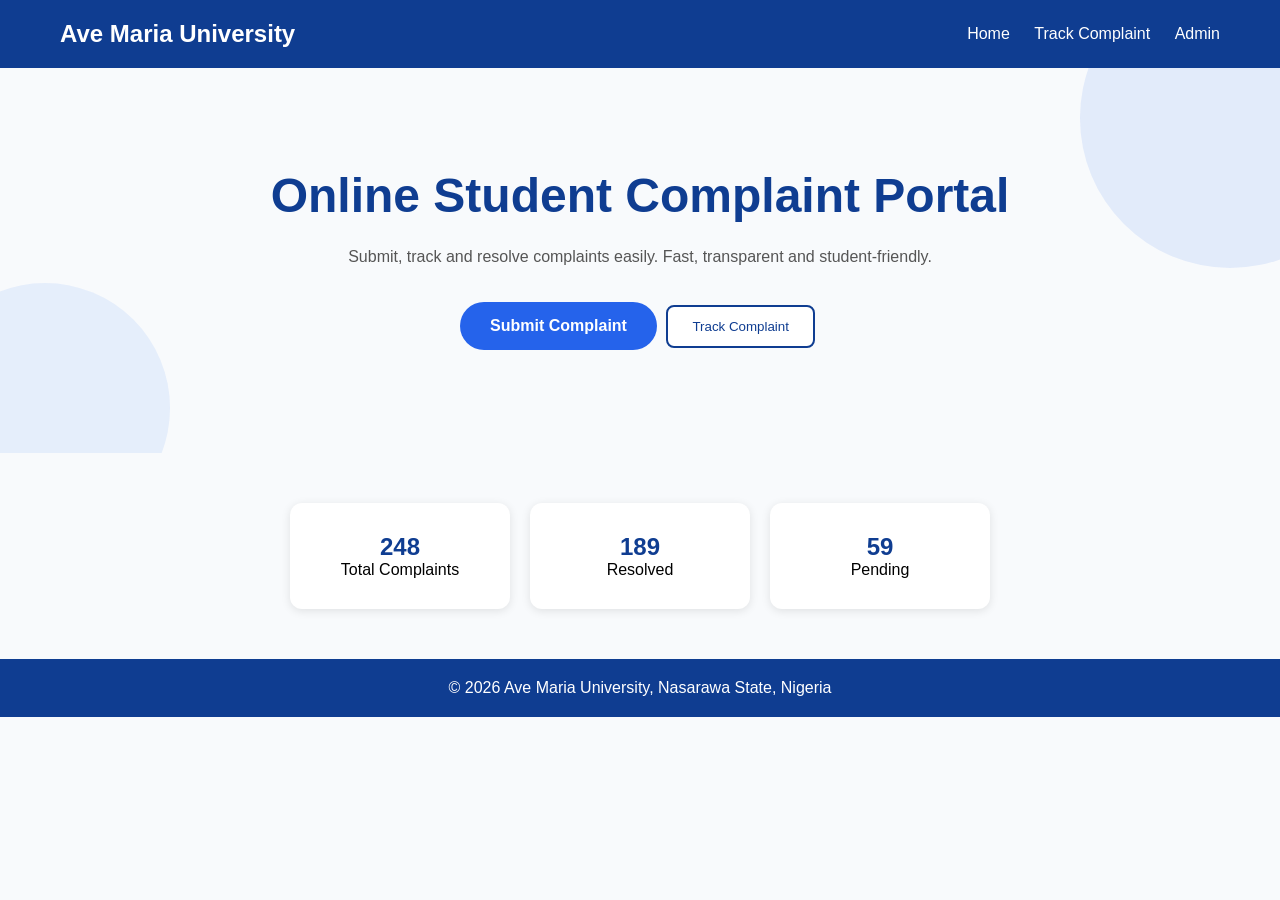
<file: index.html>
<!DOCTYPE html>
<html lang="en">
<head>
    <meta charset="UTF-8">
    <meta name="viewport" content="width=device-width, initial-scale=1.0">
    <title>Ave Maria University Complaint Portal</title>

    <link rel="stylesheet" href="style.css">
</head>
<body>

<header>
    <div class="logo">
        <h2>Ave Maria University</h2>
    </div>

    <nav>
        <a href="#">Home</a>
        <a href="track.html">Track Complaint</a>
        <a href="admin.html">Admin</a>
    </nav>
</header>

<section class="hero">
    <h1>Online Student Complaint Portal</h1>

    <p>
        Submit, track and resolve complaints easily.
        Fast, transparent and student-friendly.
    </p>

    <div class="buttons">
        <a href="complaint.html" class="primary-btn">
    Submit Complaint
</a>
        <button id="trackBtn">Track Complaint</button>
    </div>
</section>

<section class="stats">
    <div class="card">
        <h2>248</h2>
        <p>Total Complaints</p>
    </div>

    <div class="card">
        <h2>189</h2>
        <p>Resolved</p>
    </div>

    <div class="card">
        <h2>59</h2>
        <p>Pending</p>
    </div>
</section>

<footer>
    <p>
        © 2026 Ave Maria University,
        Nasarawa State, Nigeria
    </p>
</footer>

<script src="script.js"></script>

</body>
</html>
</file>
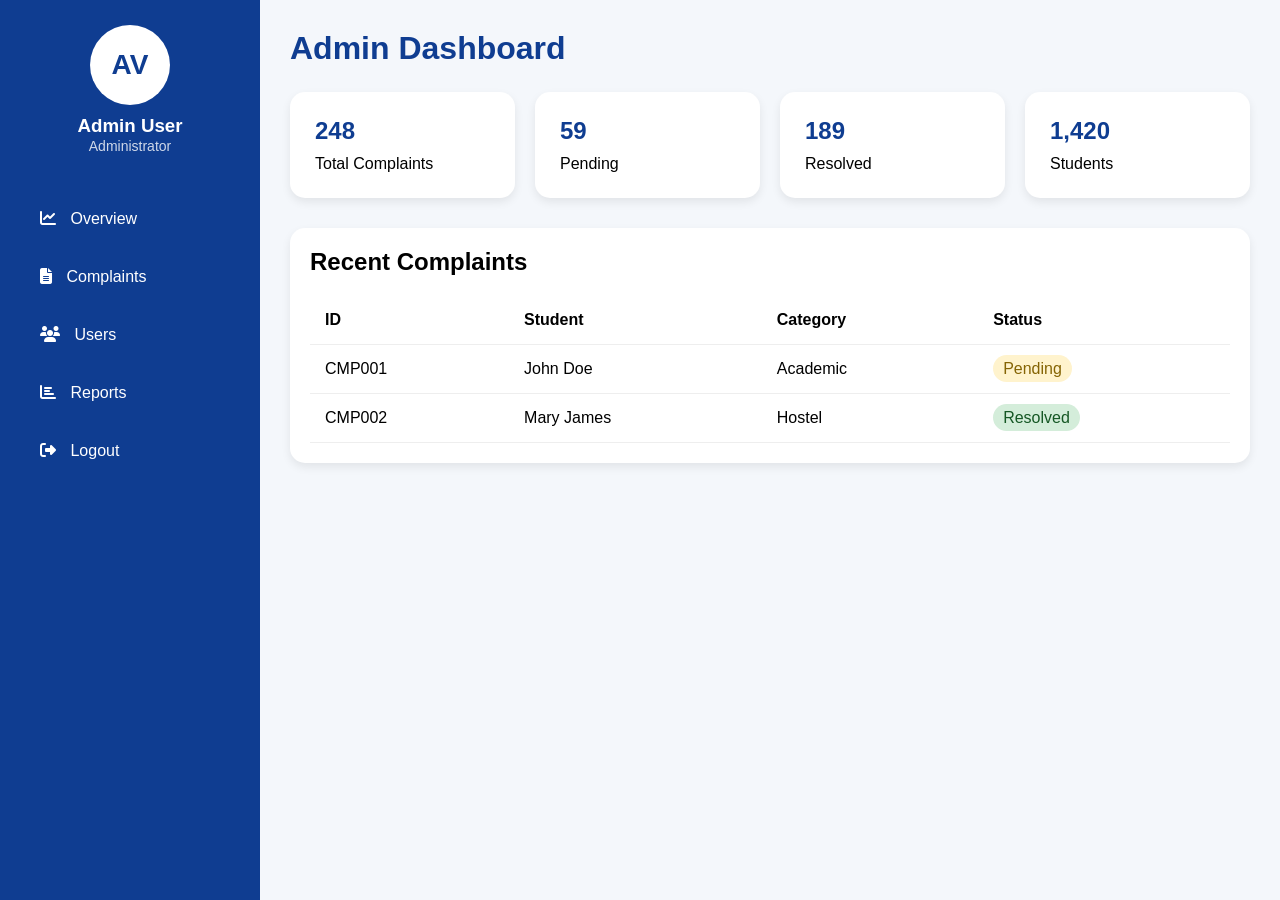
<file: admin.html>
<!DOCTYPE html>
<html lang="en">
<head>
<meta charset="UTF-8">
<meta name="viewport" content="width=device-width, initial-scale=1.0">
<title>Admin Dashboard</title>

<link rel="stylesheet" href="Admin.css">

<link rel="stylesheet"
href="https://cdnjs.cloudflare.com/ajax/libs/font-awesome/6.5.1/css/all.min.css">
</head>
<body>

<div class="dashboard">

    <!-- Sidebar -->
    <aside class="sidebar">

        <div class="profile">

            <div class="avatar">
                AV
            </div>

            <h3>Admin User</h3>
            <span>Administrator</span>

        </div>

     
  <ul class="menu">

    <li onclick="window.location.href='admin.html'">
        <i class="fas fa-chart-line"></i>
        Overview
    </li>

    <li onclick="window.location.href='complaints.html'">
        <i class="fas fa-file-alt"></i>
        Complaints
    </li>

    <li onclick="window.location.href='Users.html'">
        <i class="fas fa-users"></i>
        Users
    </li>

    <li onclick="window.location.href='reports.html'">
        <i class="fas fa-chart-bar"></i>
        Reports
    </li>

    <li id="logoutBtn">
        <i class="fas fa-sign-out-alt"></i>
        Logout
    </li>

</ul>

    </aside>

    <!-- Main Content -->
    <main class="content">

        <h1>Admin Dashboard</h1>

        <div class="cards">

            <div class="card">
                <h2>248</h2>
                <p>Total Complaints</p>
            </div>

            <div class="card">
                <h2>59</h2>
                <p>Pending</p>
            </div>

            <div class="card">
                <h2>189</h2>
                <p>Resolved</p>
            </div>

            <div class="card">
                <h2>1,420</h2>
                <p>Students</p>
            </div>

        </div>

        <div class="table-container">

            <h2>Recent Complaints</h2>

            <table>

                <thead>
                    <tr>
                        <th>ID</th>
                        <th>Student</th>
                        <th>Category</th>
                        <th>Status</th>
                    </tr>
                </thead>

                <tbody>

                    <tr>
                        <td>CMP001</td>
                        <td>John Doe</td>
                        <td>Academic</td>
                        <td>
                            <span class="pending">
                                Pending
                            </span>
                        </td>
                    </tr>

                    <tr>
                        <td>CMP002</td>
                        <td>Mary James</td>
                        <td>Hostel</td>
                        <td>
                            <span class="resolved">
                                Resolved
                            </span>
                        </td>
                    </tr>

                </tbody>

            </table>

        </div>

    </main>

</div>

<script src="Admin.js"></script>

</body>
</html>
</file>
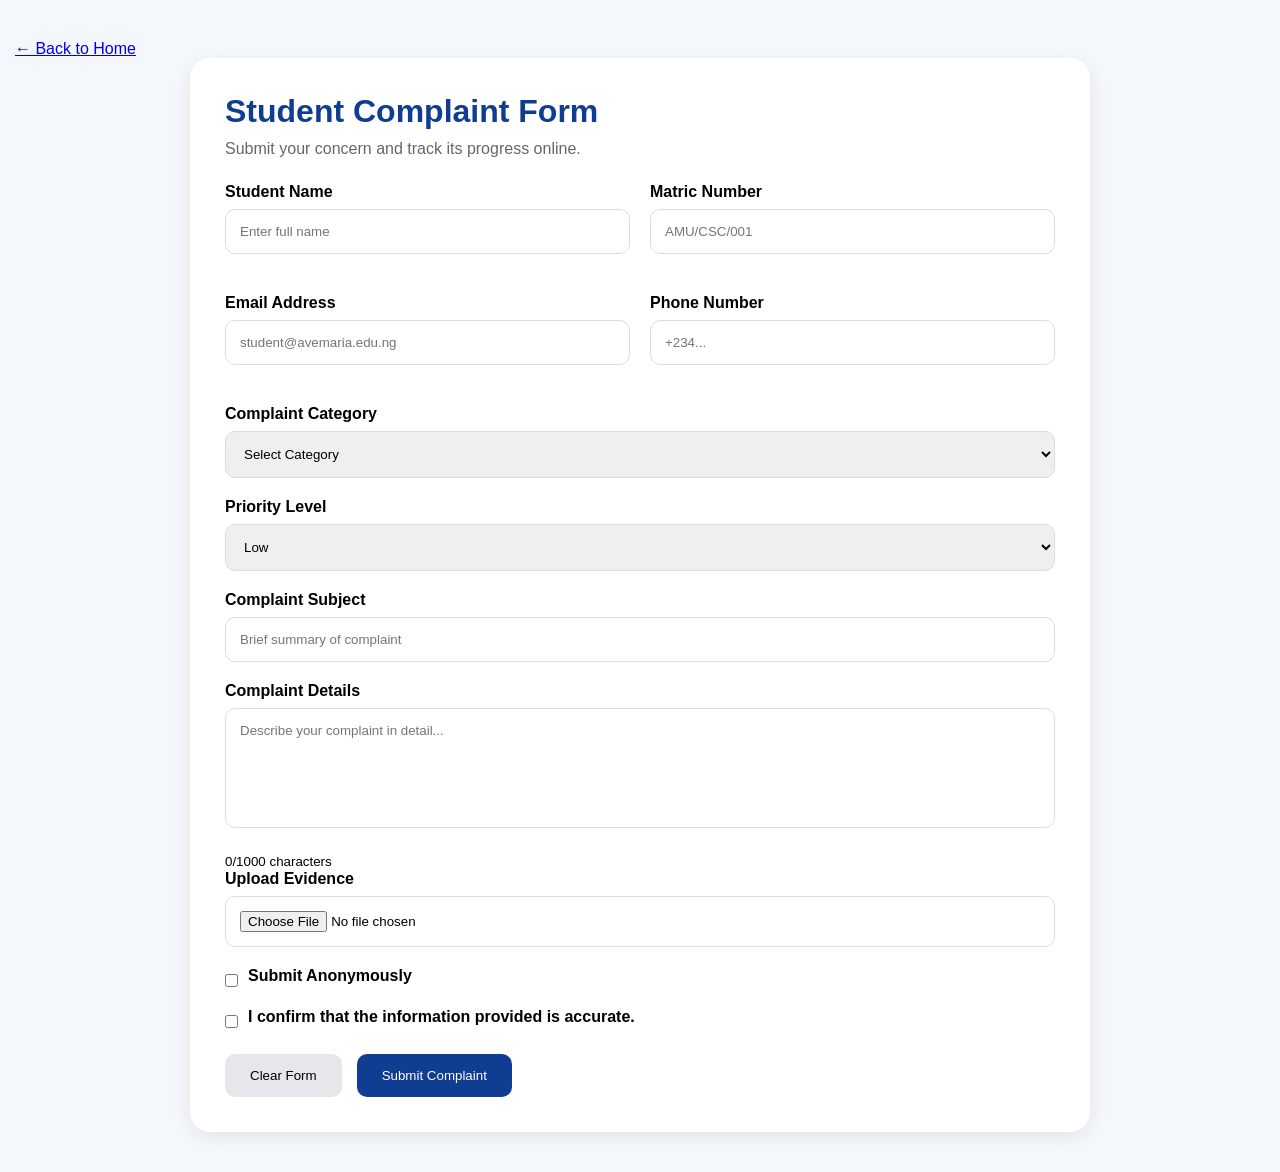
<file: complaint.html>
<!DOCTYPE html>
<html lang="en">
<head>
<meta charset="UTF-8">
<meta name="viewport" content="width=device-width, initial-scale=1.0">
<title>Submit Complaint</title>

<link rel="stylesheet" href="compliant.css">
</head>
<body>
    <a href="index.html" class="back-btn">
    ← Back to Home
</a>

<div class="container">

    <div class="form-card">

        <h1>Student Complaint Form</h1>
        <p>Submit your concern and track its progress online.</p>

        <form id="complaintForm">

            <div class="grid">

                <div>
                    <label>Student Name</label>
                    <input type="text" placeholder="Enter full name" required>
                </div>

                <div>
                    <label>Matric Number</label>
                    <input type="text" placeholder="AMU/CSC/001" required>
                </div>

            </div>

            <div class="grid">

                <div>
                    <label>Email Address</label>
                    <input type="email" placeholder="student@avemaria.edu.ng" required>
                </div>

                <div>
                    <label>Phone Number</label>
                    <input type="tel" placeholder="+234..." required>
                </div>

            </div>

            <label>Complaint Category</label>

            <select required>
                <option value="">Select Category</option>
                <option>Academic Issues</option>
                <option>Examination Issues</option>
                <option>Hostel Accommodation</option>
                <option>Financial / Fees</option>
                <option>Library</option>
                <option>ICT Services</option>
                <option>Security</option>
                <option>Student Affairs</option>
                <option>Health Services</option>
                <option>Others</option>
            </select>

            <label>Priority Level</label>

            <select required>
                <option>Low</option>
                <option>Medium</option>
                <option>High</option>
                <option>Urgent</option>
            </select>

            <label>Complaint Subject</label>

            <input type="text"
                   placeholder="Brief summary of complaint"
                   required>

            <label>Complaint Details</label>

            <textarea
            id="details"
            rows="6"
            maxlength="1000"
            placeholder="Describe your complaint in detail..."
            required></textarea>

            <small>
                <span id="counter">0</span>/1000 characters
            </small>

            <label>Upload Evidence</label>

            <input type="file">

            <div class="checkbox-area">

                <input type="checkbox" id="anonymous">

                <label for="anonymous">
                    Submit Anonymously
                </label>

            </div>

            <div class="checkbox-area">

                <input type="checkbox" required>

                <label>
                    I confirm that the information provided is accurate.
                </label>

            </div>

            <div class="buttons">

                <button type="reset" class="secondary">
                    Clear Form
                </button>

                <button type="submit" class="primary">
                    Submit Complaint
                </button>

            </div>

        </form>

        <div id="successMessage">
            Complaint Submitted Successfully ✓
        </div>

    </div>

</div>

<script src="compliant.js"></script>

</body>
</html>
</file>
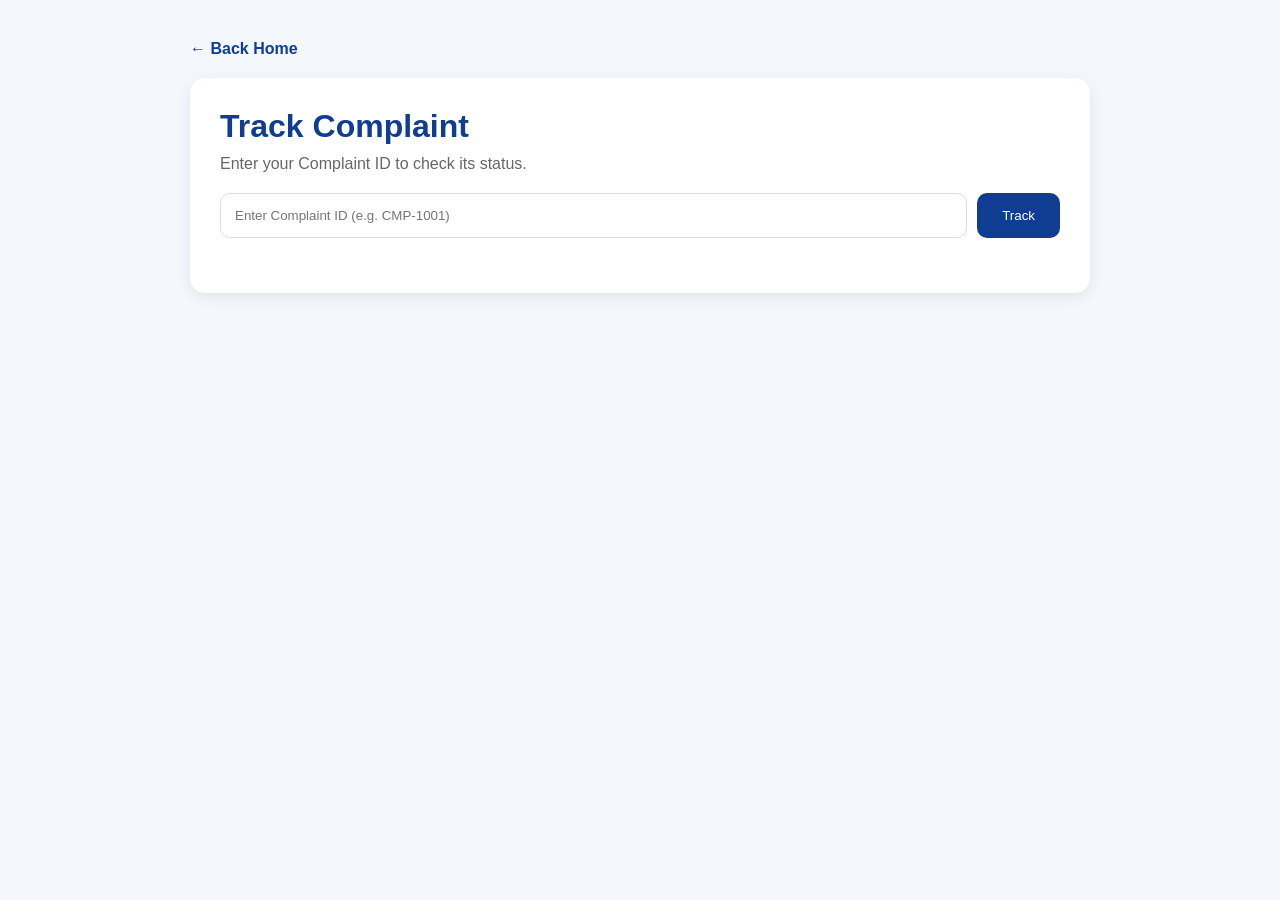
<file: track.html>
<!DOCTYPE html>
<html lang="en">
<head>
<meta charset="UTF-8">
<meta name="viewport" content="width=device-width, initial-scale=1.0">
<title>Track Complaint</title>

<link rel="stylesheet" href="track.css">
</head>
<body>

<div class="container">

    <a href="index.html" class="back-btn">
        ← Back Home
    </a>

    <div class="card">

        <h1>Track Complaint</h1>

        <p>Enter your Complaint ID to check its status.</p>

        <div class="search-box">

            <input
                type="text"
                id="complaintID"
                placeholder="Enter Complaint ID (e.g. CMP-1001)"
            >

            <button onclick="trackComplaint()">
                Track
            </button>

        </div>

        <div id="result" class="hidden">

            <div class="info-box">
                <h3 id="subject">
                    Hostel Water Supply Issue
                </h3>

                <p>
                    Category:
                    <span id="category">
                        Accommodation
                    </span>
                </p>

                <p>
                    Complaint ID:
                    <span id="displayID">
                        CMP-1001
                    </span>
                </p>

                <span id="statusBadge" class="status pending">
                    Pending
                </span>
            </div>

            <div class="timeline">

                <div class="step completed">
                    Complaint Submitted
                </div>

                <div class="step completed">
                    Assigned to Department
                </div>

                <div class="step active">
                    Under Review
                </div>

                <div class="step">
                    Resolved
                </div>

            </div>

        </div>

    </div>

</div>

<script src="track.js"></script>

</body>
</html>
</file>
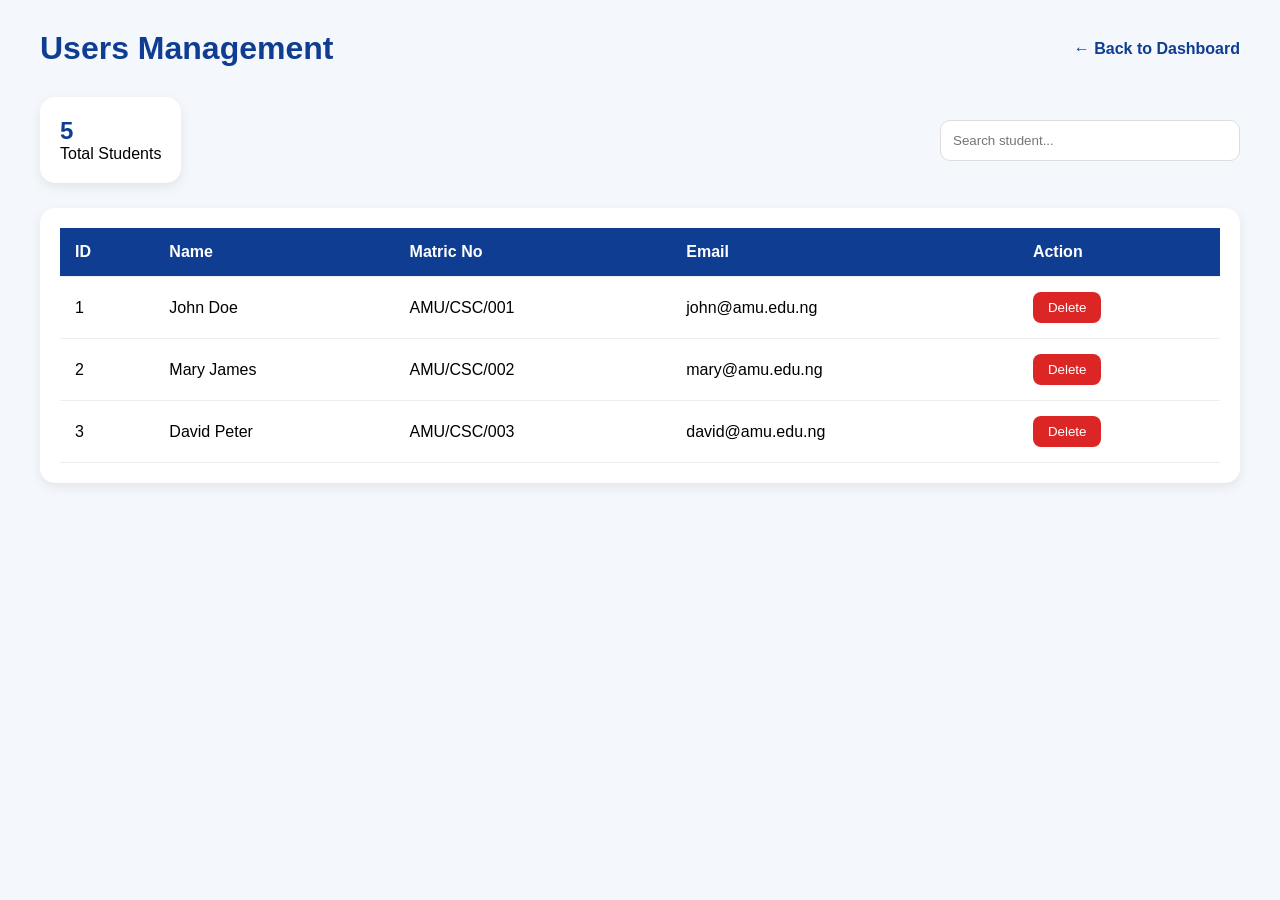
<file: Users.html>
<!DOCTYPE html>
<html lang="en">
<head>
<meta charset="UTF-8">
<meta name="viewport" content="width=device-width, initial-scale=1.0">
<title>Users Management</title>

<link rel="stylesheet" href="Users.css">

<link rel="stylesheet"
href="https://cdnjs.cloudflare.com/ajax/libs/font-awesome/6.5.1/css/all.min.css">
</head>
<body>

<div class="container">

    <header>

        <h1>Users Management</h1>

        <a href="admin.html" class="back-btn">
            ← Back to Dashboard
        </a>

    </header>

    <div class="top-section">

        <div class="user-count">
            <h2 id="totalUsers">5</h2>
            <p>Total Students</p>
        </div>

        <div class="search-box">
            <input
                type="text"
                id="searchInput"
                placeholder="Search student..."
            >
        </div>

    </div>

    <div class="table-container">

        <table id="userTable">

            <thead>
                <tr>
                    <th>ID</th>
                    <th>Name</th>
                    <th>Matric No</th>
                    <th>Email</th>
                    <th>Action</th>
                </tr>
            </thead>

            <tbody>

                <tr>
                    <td>1</td>
                    <td>John Doe</td>
                    <td>AMU/CSC/001</td>
                    <td>john@amu.edu.ng</td>
                    <td>
                        <button class="delete-btn">
                            Delete
                        </button>
                    </td>
                </tr>

                <tr>
                    <td>2</td>
                    <td>Mary James</td>
                    <td>AMU/CSC/002</td>
                    <td>mary@amu.edu.ng</td>
                    <td>
                        <button class="delete-btn">
                            Delete
                        </button>
                    </td>
                </tr>

                <tr>
                    <td>3</td>
                    <td>David Peter</td>
                    <td>AMU/CSC/003</td>
                    <td>david@amu.edu.ng</td>
                    <td>
                        <button class="delete-btn">
                            Delete
                        </button>
                    </td>
                </tr>

            </tbody>

        </table>

    </div>

</div>

<script src="Users.js"></script>

</body>
</html>
</file>
<file: style.css>
*{
    margin:0;
    padding:0;
    box-sizing:border-box;
    font-family:Arial,sans-serif;
}

body{
    background:#f8fafc;
}

header{
    background:#0f3d91;
    color:white;
    padding:20px 60px;
    display:flex;
    justify-content:space-between;
    align-items:center;
}

nav a{
    color:white;
    text-decoration:none;
    margin-left:20px;
}

.hero{
    text-align:center;
    padding:100px 20px;
}

.hero h1{
    font-size:3rem;
    color:#0f3d91;
    margin-bottom:20px;
}

.hero p{
    max-width:700px;
    margin:auto;
    color:#555;
    line-height:1.7;
}

.buttons{
    margin-top:30px;
}

button{
    padding:12px 24px;
    border:none;
    border-radius:8px;
    cursor:pointer;
    margin:5px;
}

#submitBtn{
    background:#0f3d91;
    color:white;
}

#trackBtn{
    background:white;
    border:2px solid #0f3d91;
    color:#0f3d91;
}

.stats{
    display:flex;
    justify-content:center;
    gap:20px;
    padding:50px 20px;
    flex-wrap:wrap;
}

.card{
    background:white;
    padding:30px;
    width:220px;
    text-align:center;
    border-radius:12px;
    box-shadow:0 2px 10px rgba(0,0,0,.1);
}

.card h2{
    color:#0f3d91;
}

footer{
    text-align:center;
    background:#0f3d91;
    color:white;
    padding:20px;
}
.primary-btn{
    display:inline-block;
    background:#0f3d91;
    color:white;
    padding:14px 28px;
    border-radius:10px;
    text-decoration:none;
    font-weight:600;
}

.primary-btn:hover{
    opacity:.9;
}
.hero{
    position:relative;
    overflow:hidden;
}

.hero::before{
    content:"";
    position:absolute;
    width:300px;
    height:300px;
    background:#2563eb;
    border-radius:50%;
    top:-100px;
    right:-100px;
    opacity:.1;
    animation:float 8s infinite ease-in-out;
}

.hero::after{
    content:"";
    position:absolute;
    width:250px;
    height:250px;
    background:#3b82f6;
    border-radius:50%;
    bottom:-80px;
    left:-80px;
    opacity:.1;
    animation:float 6s infinite ease-in-out;
}

@keyframes float{
    0%{
        transform:translateY(0);
    }

    50%{
        transform:translateY(-20px);
    }

    100%{
        transform:translateY(0);
    }
}
.card{
    transition:all .3s ease;
}

.card:hover{
    transform:translateY(-10px);
    box-shadow:0 20px 40px rgba(0,0,0,.15);
}
.primary-btn{
    background:#2563eb;
    color:white;
    padding:15px 30px;
    border-radius:50px;
    text-decoration:none;
    font-weight:600;
    transition:.3s;
}

.primary-btn:hover{
    transform:translateY(-3px);
}

.secondary-btn{
    border:2px solid #2563eb;
    color:#2563eb;
    padding:15px 30px;
    border-radius:50px;
    text-decoration:none;
    font-weight:600;
}
</file>
<file: Admin.css>
*{
margin:0;
padding:0;
box-sizing:border-box;
font-family:Segoe UI,sans-serif;
}

body{
background:#f4f7fb;
}

.dashboard{
display:flex;
min-height:100vh;
}

/* Sidebar */

.sidebar{
width:260px;
background:#0f3d91;
color:white;
padding:25px;
}

.profile{
text-align:center;
margin-bottom:40px;
}

.avatar{
width:80px;
height:80px;
margin:auto;
border-radius:50%;
background:white;
color:#0f3d91;
display:flex;
align-items:center;
justify-content:center;
font-size:28px;
font-weight:bold;
margin-bottom:10px;
}

.profile span{
font-size:14px;
opacity:.8;
}

.menu{
list-style:none;
}

.menu li{
padding:15px;
margin-bottom:10px;
border-radius:10px;
cursor:pointer;
transition:.3s;
}

.menu li:hover,
.menu li.active{
background:rgba(255,255,255,.15);
}

.menu i{
margin-right:10px;
}

/* Content */

.content{
flex:1;
padding:30px;
}

.content h1{
color:#0f3d91;
margin-bottom:25px;
}

.cards{
display:grid;
grid-template-columns:
repeat(auto-fit,minmax(220px,1fr));
gap:20px;
margin-bottom:30px;
}

.card{
background:white;
padding:25px;
border-radius:15px;
box-shadow:0 4px 10px rgba(0,0,0,.08);
}

.card h2{
color:#0f3d91;
margin-bottom:10px;
}

.table-container{
background:white;
padding:20px;
border-radius:15px;
box-shadow:0 4px 10px rgba(0,0,0,.08);
}

table{
width:100%;
border-collapse:collapse;
margin-top:20px;
}

th,td{
padding:15px;
text-align:left;
border-bottom:1px solid #eee;
}

.pending{
background:#fff3cd;
color:#856404;
padding:5px 10px;
border-radius:20px;
}

.resolved{
background:#d4edda;
color:#155724;
padding:5px 10px;
border-radius:20px;
}
</file>
<file: compliant.css>
*{
margin:0;
padding:0;
box-sizing:border-box;
font-family:Segoe UI,sans-serif;
}

body{
background:#f4f7fb;
padding:40px 15px;
}

.container{
max-width:900px;
margin:auto;
}

.form-card{
background:white;
padding:35px;
border-radius:20px;
box-shadow:0 5px 20px rgba(0,0,0,.08);
}

h1{
color:#0f3d91;
margin-bottom:10px;
}

p{
color:#666;
margin-bottom:25px;
}

.grid{
display:grid;
grid-template-columns:1fr 1fr;
gap:20px;
margin-bottom:20px;
}

label{
display:block;
font-weight:600;
margin-bottom:8px;
}

input,
select,
textarea{
width:100%;
padding:14px;
border:1px solid #ddd;
border-radius:10px;
margin-bottom:20px;
}

textarea{
resize:none;
}

.checkbox-area{
display:flex;
gap:10px;
margin-bottom:15px;
align-items:center;
}

.checkbox-area input{
width:auto;
margin:0;
}

.buttons{
display:flex;
gap:15px;
margin-top:20px;
}

.primary{
background:#0f3d91;
color:white;
border:none;
padding:14px 25px;
border-radius:10px;
cursor:pointer;
}

.secondary{
background:#e5e7eb;
border:none;
padding:14px 25px;
border-radius:10px;
cursor:pointer;
}

#successMessage{
display:none;
background:#dcfce7;
color:#166534;
padding:15px;
margin-top:20px;
border-radius:10px;
font-weight:600;
}

@media(max-width:768px){

.grid{
grid-template-columns:1fr;
}

.buttons{
flex-direction:column;
}

}
</file>
<file: track.css>
*{
margin:0;
padding:0;
box-sizing:border-box;
font-family:Segoe UI,sans-serif;
}

body{
background:#f4f7fb;
padding:40px 15px;
}

.container{
max-width:900px;
margin:auto;
}

.back-btn{
text-decoration:none;
color:#0f3d91;
font-weight:600;
display:inline-block;
margin-bottom:20px;
}

.card{
background:white;
padding:30px;
border-radius:15px;
box-shadow:0 4px 15px rgba(0,0,0,.08);
}

h1{
color:#0f3d91;
margin-bottom:10px;
}

p{
color:#666;
margin-bottom:20px;
}

.search-box{
display:flex;
gap:10px;
margin-bottom:25px;
}

.search-box input{
flex:1;
padding:14px;
border:1px solid #ddd;
border-radius:10px;
}

.search-box button{
background:#0f3d91;
color:white;
border:none;
padding:14px 25px;
border-radius:10px;
cursor:pointer;
}

.hidden{
display:none;
}

.info-box{
background:#f8fafc;
padding:20px;
border-radius:10px;
margin-bottom:30px;
}

.status{
display:inline-block;
padding:8px 15px;
border-radius:20px;
margin-top:10px;
font-weight:600;
}

.pending{
background:#fff3cd;
color:#856404;
}

.review{
background:#cfe2ff;
color:#084298;
}

.resolved{
background:#d1e7dd;
color:#0f5132;
}

.timeline{
display:flex;
justify-content:space-between;
gap:10px;
flex-wrap:wrap;
}

.step{
flex:1;
min-width:150px;
padding:15px;
background:#e9ecef;
border-radius:10px;
text-align:center;
}

.completed{
background:#d1e7dd;
}

.active{
background:#cfe2ff;
font-weight:bold;
}

@media(max-width:768px){

.search-box{
flex-direction:column;
}

.timeline{
flex-direction:column;
}

}
</file>
<file: Users.css>
*{
margin:0;
padding:0;
box-sizing:border-box;
font-family:Segoe UI,sans-serif;
}

body{
background:#f4f7fb;
padding:30px;
}

.container{
max-width:1200px;
margin:auto;
}

header{
display:flex;
justify-content:space-between;
align-items:center;
margin-bottom:30px;
}

header h1{
color:#0f3d91;
}

.back-btn{
text-decoration:none;
color:#0f3d91;
font-weight:600;
}

.top-section{
display:flex;
justify-content:space-between;
align-items:center;
margin-bottom:25px;
flex-wrap:wrap;
gap:15px;
}

.user-count{
background:white;
padding:20px;
border-radius:15px;
box-shadow:0 4px 12px rgba(0,0,0,.08);
}

.user-count h2{
color:#0f3d91;
}

.search-box input{
padding:12px;
width:300px;
border:1px solid #ddd;
border-radius:10px;
}

.table-container{
background:white;
padding:20px;
border-radius:15px;
box-shadow:0 4px 12px rgba(0,0,0,.08);
overflow-x:auto;
}

table{
width:100%;
border-collapse:collapse;
}

th,td{
padding:15px;
text-align:left;
border-bottom:1px solid #eee;
}

th{
background:#0f3d91;
color:white;
}

.delete-btn{
background:#dc2626;
color:white;
border:none;
padding:8px 15px;
border-radius:8px;
cursor:pointer;
}

.delete-btn:hover{
background:#b91c1c;
}

@media(max-width:768px){

header{
flex-direction:column;
gap:10px;
}

.search-box input{
width:100%;
}

.top-section{
flex-direction:column;
align-items:stretch;
}

}
.menu li{
    list-style:none;
    margin-bottom:12px;
}

.menu li a{
    display:flex;
    align-items:center;
    gap:12px;
    padding:14px 18px;
    text-decoration:none;
    color:white;
    border-radius:12px;
    transition:all 0.3s ease;
    font-weight:500;
}

.menu li a:hover{
    background:rgba(255,255,255,0.15);
    transform:translateX(5px);
}

.menu li a.active{
    background:white;
    color:#0f3d91;
    font-weight:600;
    box-shadow:0 4px 12px rgba(0,0,0,0.15);
}

.menu li a i{
    font-size:18px;
}
</file>
